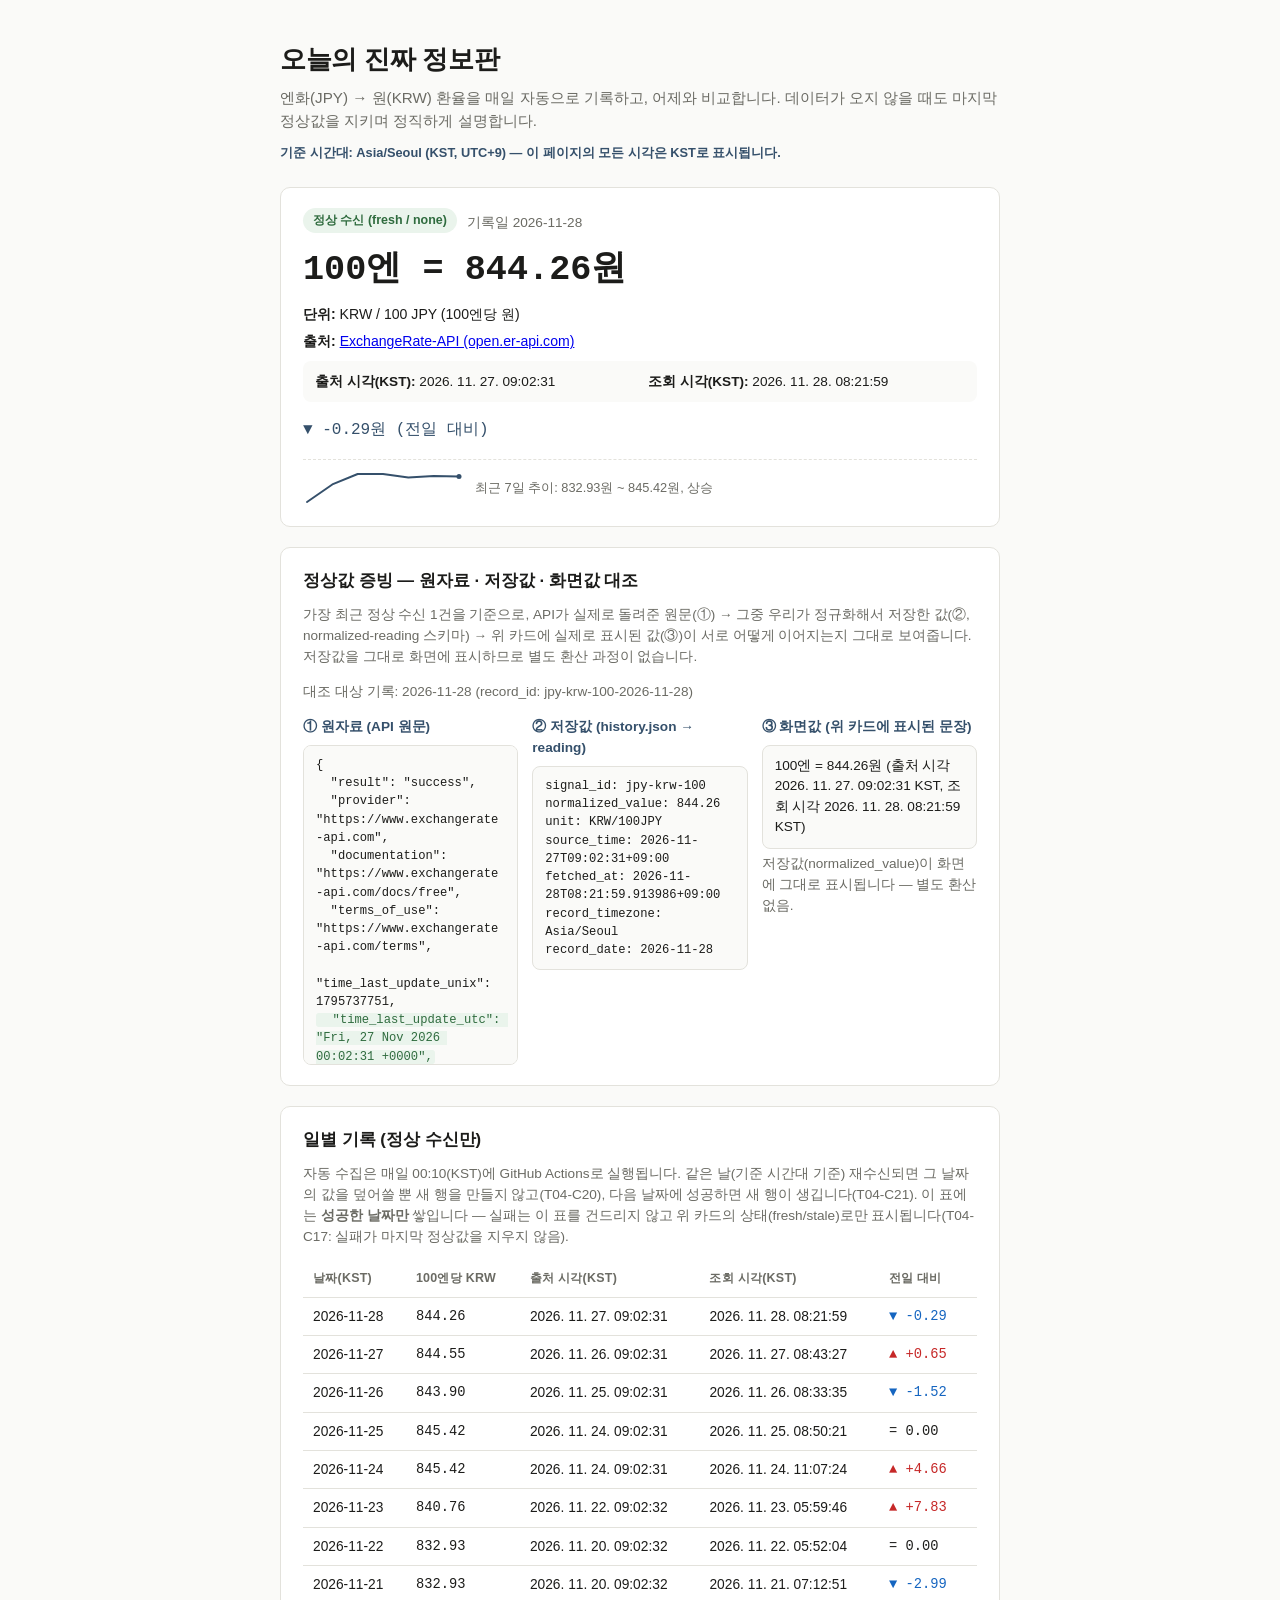
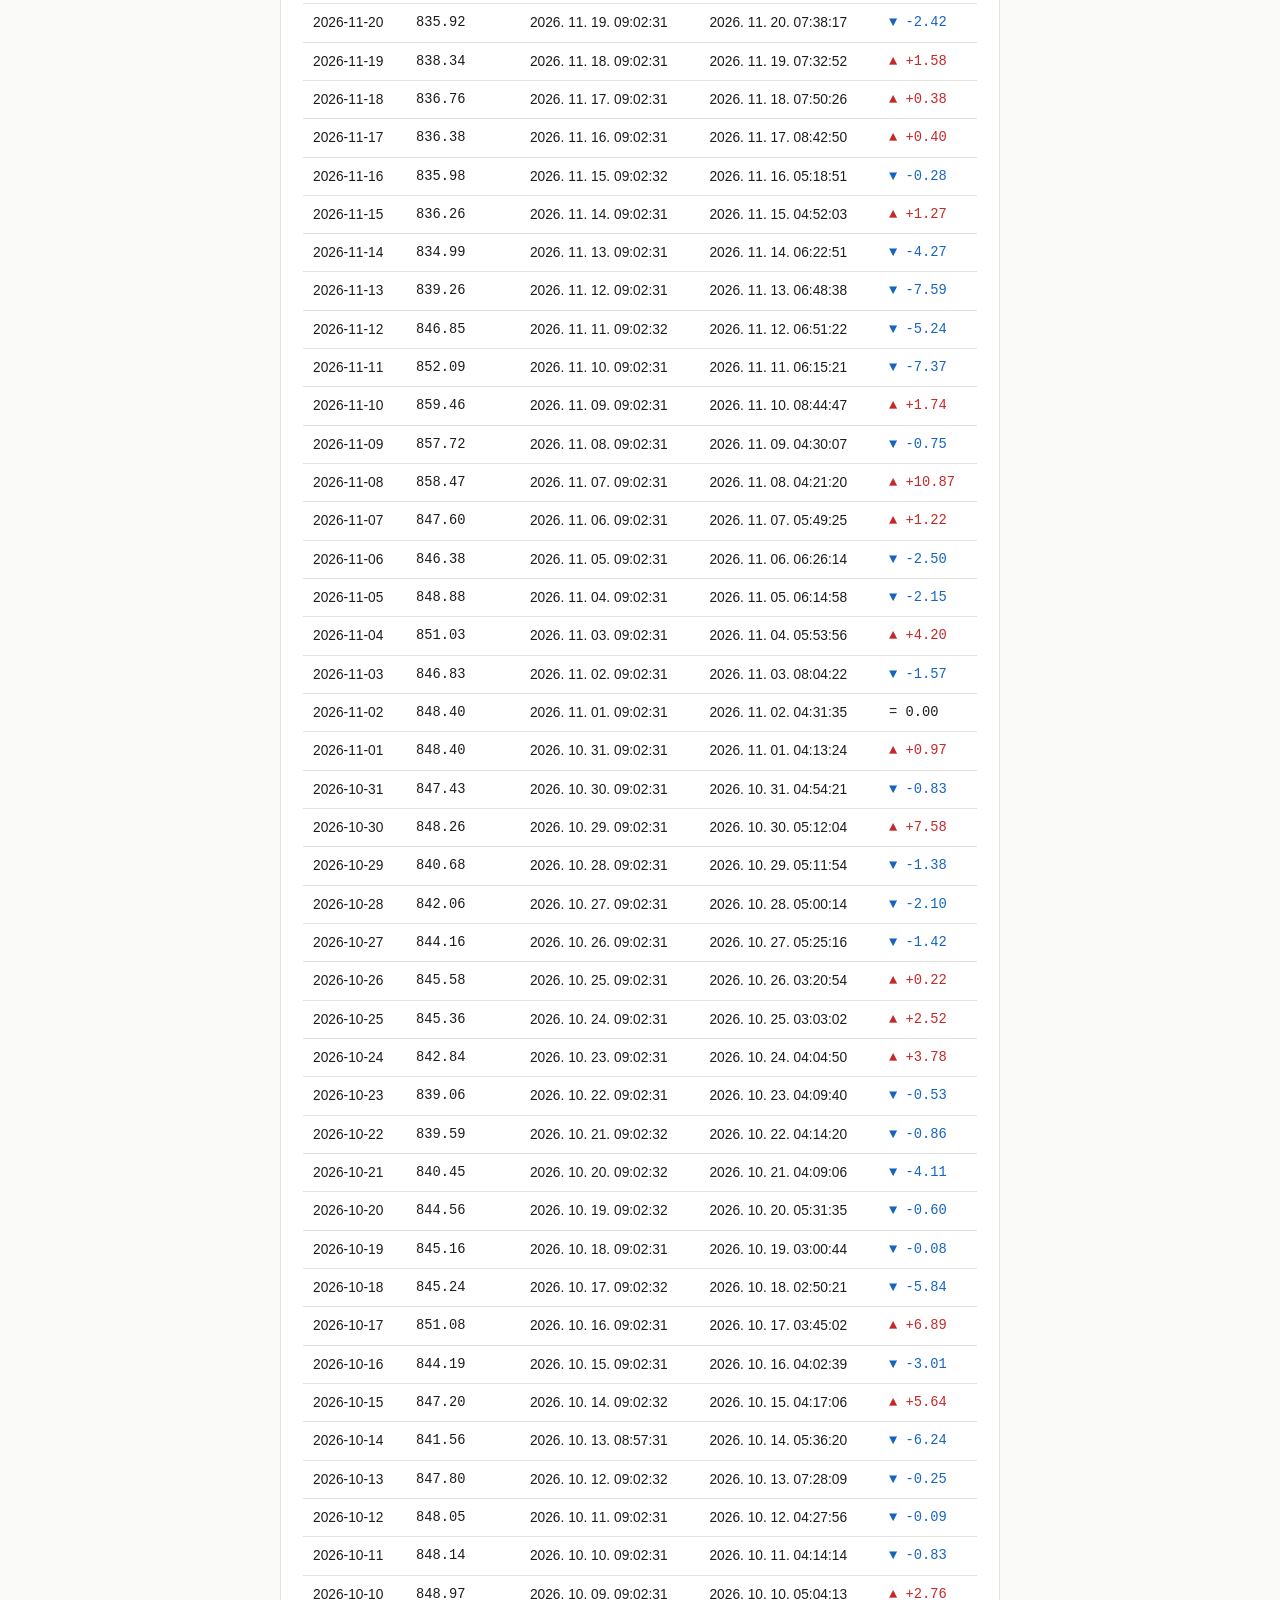
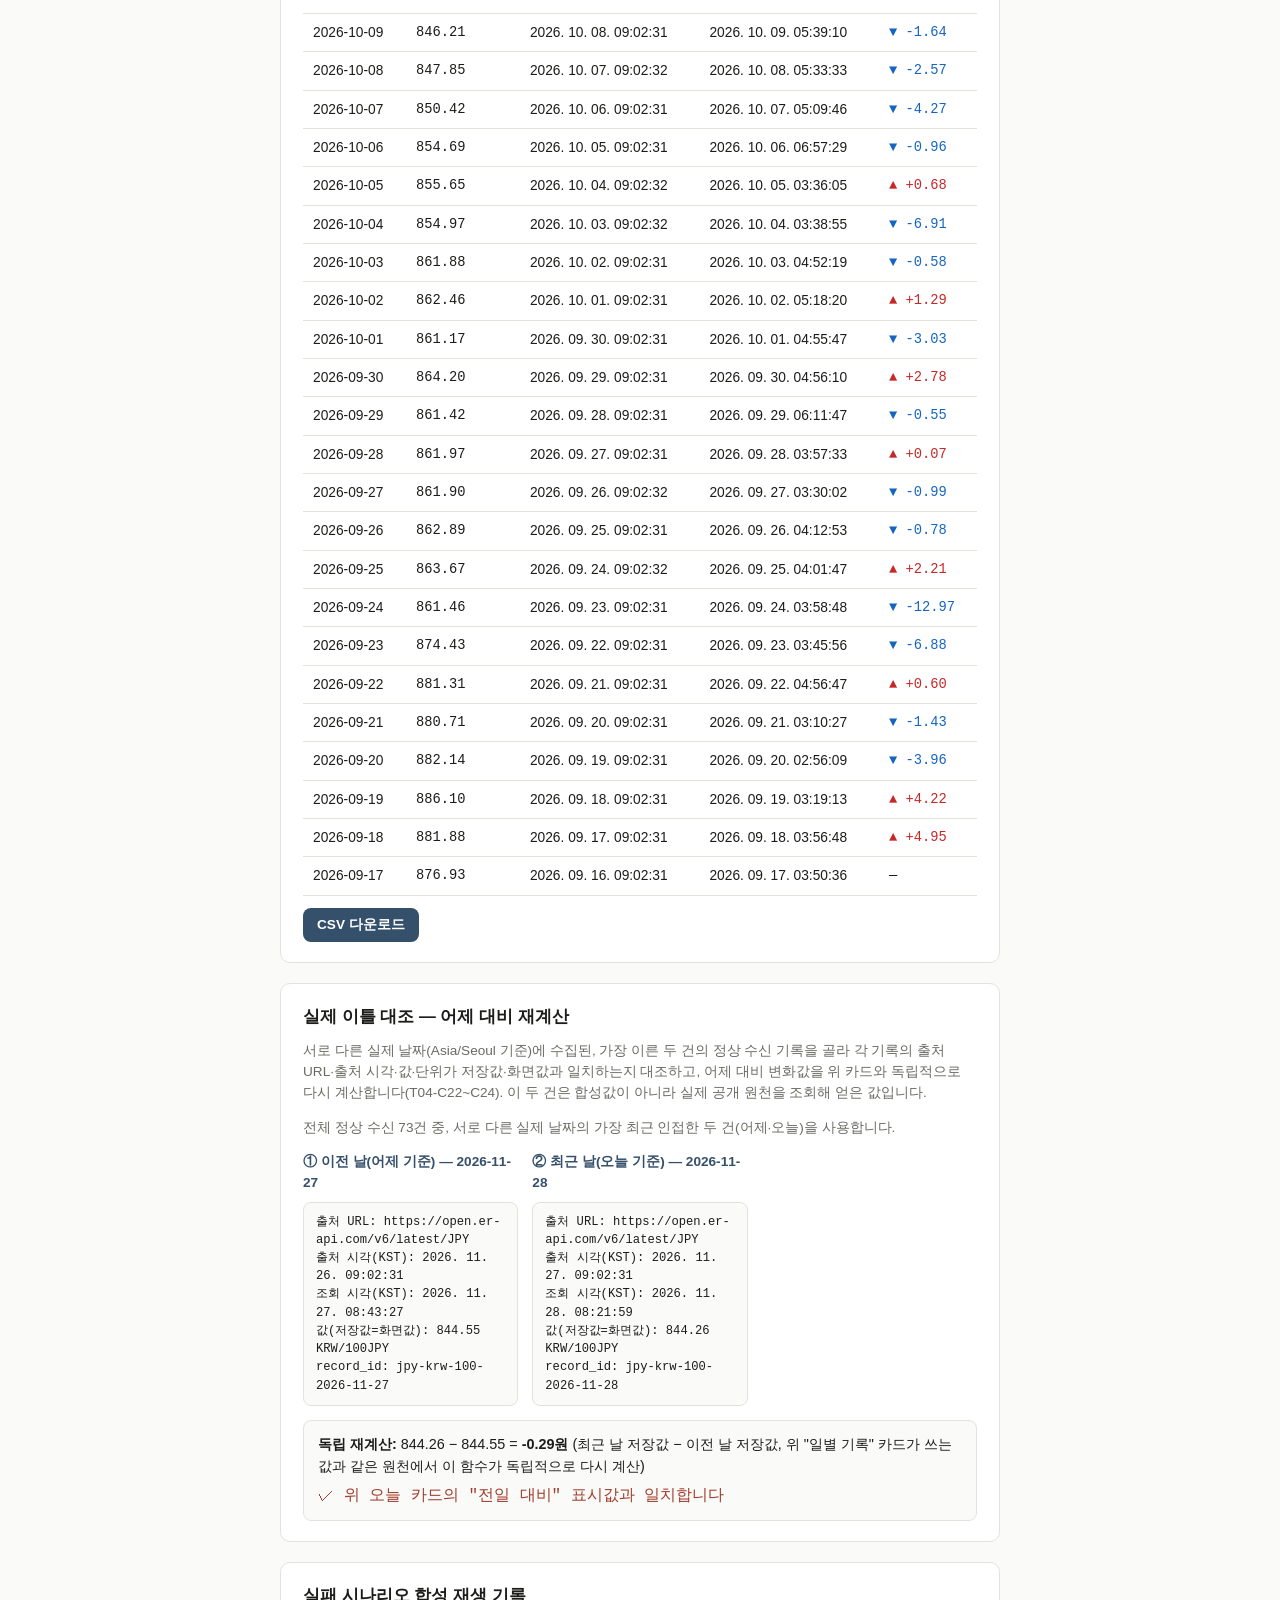
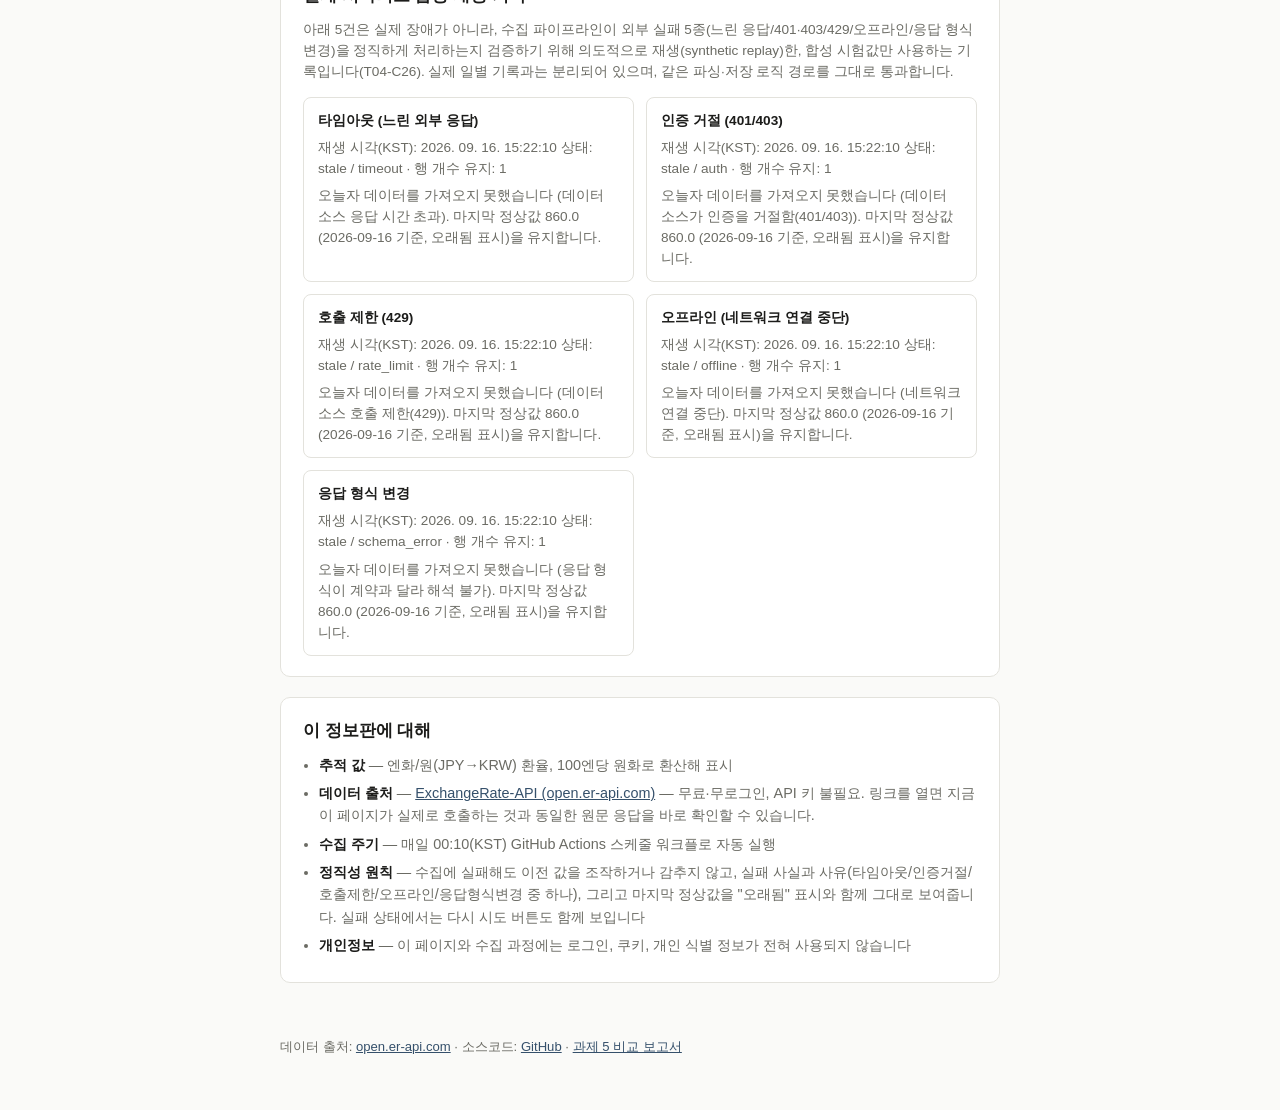
<file: index.html>
<!DOCTYPE html>
<html lang="ko">
<head>
<meta charset="UTF-8" />
<meta name="viewport" content="width=device-width, initial-scale=1" />
<title>오늘의 진짜 정보판 — 엔화/원(JPY/KRW) 환율</title>
<meta name="description" content="엔화/원 환율을 매일 자동으로 기록하고, 데이터가 오지 않을 때도 정직하게 설명하는 정보판" />
<link rel="stylesheet" href="style.css" />
</head>
<body>
  <header class="page-header">
    <h1>오늘의 진짜 정보판</h1>
    <p class="subtitle">엔화(JPY) → 원(KRW) 환율을 매일 자동으로 기록하고, 어제와 비교합니다. 데이터가 오지 않을 때도 마지막 정상값을 지키며 정직하게 설명합니다.</p>
    <p id="ref-tz-banner" class="ref-tz-banner">기준 시간대: 불러오는 중…</p>
  </header>

  <main>
    <section id="today-card" class="card" aria-live="polite">
      <p class="loading">불러오는 중…</p>
    </section>

    <section class="card">
      <h2>정상값 증빙 — 원자료 · 저장값 · 화면값 대조</h2>
      <p class="note">가장 최근 정상 수신 1건을 기준으로, API가 실제로 돌려준 원문(①) → 그중 우리가 정규화해서 저장한 값(②, normalized-reading 스키마) → 위 카드에 실제로 표시된 값(③)이 서로 어떻게 이어지는지 그대로 보여줍니다. 저장값을 그대로 화면에 표시하므로 별도 환산 과정이 없습니다.</p>
      <div id="evidence-body">
        <p class="muted">불러오는 중…</p>
      </div>
    </section>

    <section class="card">
      <h2>일별 기록 (정상 수신만)</h2>
      <p class="note">자동 수집은 매일 00:10(KST)에 GitHub Actions로 실행됩니다. 같은 날(기준 시간대 기준) 재수신되면 그 날짜의 값을 덮어쓸 뿐 새 행을 만들지 않고(T04-C20), 다음 날짜에 성공하면 새 행이 생깁니다(T04-C21). 이 표에는 <strong>성공한 날짜만</strong> 쌓입니다 — 실패는 이 표를 건드리지 않고 위 카드의 상태(fresh/stale)로만 표시됩니다(T04-C17: 실패가 마지막 정상값을 지우지 않음).</p>
      <div class="table-wrap">
        <table id="history-table">
          <thead>
            <tr>
              <th>날짜(KST)</th>
              <th>100엔당 KRW</th>
              <th>출처 시각(KST)</th>
              <th>조회 시각(KST)</th>
              <th>전일 대비</th>
            </tr>
          </thead>
          <tbody id="history-tbody">
            <tr><td colspan="5" class="muted">불러오는 중…</td></tr>
          </tbody>
        </table>
      </div>
      <div class="csv-row">
        <button type="button" id="csv-download-btn" class="retry-btn csv-btn" aria-label="일별 기록 CSV 다운로드" disabled>CSV 다운로드</button>
      </div>
    </section>

    <section class="card">
      <h2>실제 이틀 대조 — 어제 대비 재계산</h2>
      <p class="note">서로 다른 실제 날짜(Asia/Seoul 기준)에 수집된, 가장 이른 두 건의 정상 수신 기록을 골라 각 기록의 출처 URL·출처 시각·값·단위가 저장값·화면값과 일치하는지 대조하고, 어제 대비 변화값을 위 카드와 독립적으로 다시 계산합니다(T04-C22~C24). 이 두 건은 합성값이 아니라 실제 공개 원천을 조회해 얻은 값입니다.</p>
      <div id="day-pair-body">
        <p class="muted">불러오는 중…</p>
      </div>
    </section>

    <section class="card">
      <h2>실패 시나리오 합성 재생 기록</h2>
      <p class="note">아래 5건은 실제 장애가 아니라, 수집 파이프라인이 외부 실패 5종(느린 응답/401·403/429/오프라인/응답 형식 변경)을 정직하게 처리하는지 검증하기 위해 의도적으로 재생(synthetic replay)한, 합성 시험값만 사용하는 기록입니다(T04-C26). 실제 일별 기록과는 분리되어 있으며, 같은 파싱·저장 로직 경로를 그대로 통과합니다.</p>
      <div id="replay-grid" class="replay-grid">
        <p class="muted">불러오는 중…</p>
      </div>
    </section>

    <section class="card">
      <h2>이 정보판에 대해</h2>
      <ul class="about-list">
        <li><strong>추적 값</strong> — 엔화/원(JPY→KRW) 환율, 100엔당 원화로 환산해 표시</li>
        <li><strong>데이터 출처</strong> — <a href="https://open.er-api.com/v6/latest/JPY" target="_blank" rel="noopener">ExchangeRate-API (open.er-api.com)</a> — 무료·무로그인, API 키 불필요. 링크를 열면 지금 이 페이지가 실제로 호출하는 것과 동일한 원문 응답을 바로 확인할 수 있습니다.</li>
        <li><strong>수집 주기</strong> — 매일 00:10(KST) GitHub Actions 스케줄 워크플로 자동 실행</li>
        <li><strong>정직성 원칙</strong> — 수집에 실패해도 이전 값을 조작하거나 감추지 않고, 실패 사실과 사유(타임아웃/인증거절/호출제한/오프라인/응답형식변경 중 하나), 그리고 마지막 정상값을 "오래됨" 표시와 함께 그대로 보여줍니다. 실패 상태에서는 다시 시도 버튼도 함께 보입니다</li>
        <li><strong>개인정보</strong> — 이 페이지와 수집 과정에는 로그인, 쿠키, 개인 식별 정보가 전혀 사용되지 않습니다</li>
      </ul>
    </section>
  </main>

  <footer class="page-footer">
    <p>
      데이터 출처: <a href="https://open.er-api.com/v6/latest/JPY" target="_blank" rel="noopener">open.er-api.com</a>
      · 소스코드: <a id="source-link" href="#" target="_blank" rel="noopener">GitHub</a>
      · <a href="report.html">과제 5 비교 보고서</a>
    </p>
  </footer>

  <script src="sparkline.js"></script>
  <script src="csv-export.js"></script>
  <script src="daily-change.js"></script>
  <script src="app.js"></script>
</body>
</html>
</file>
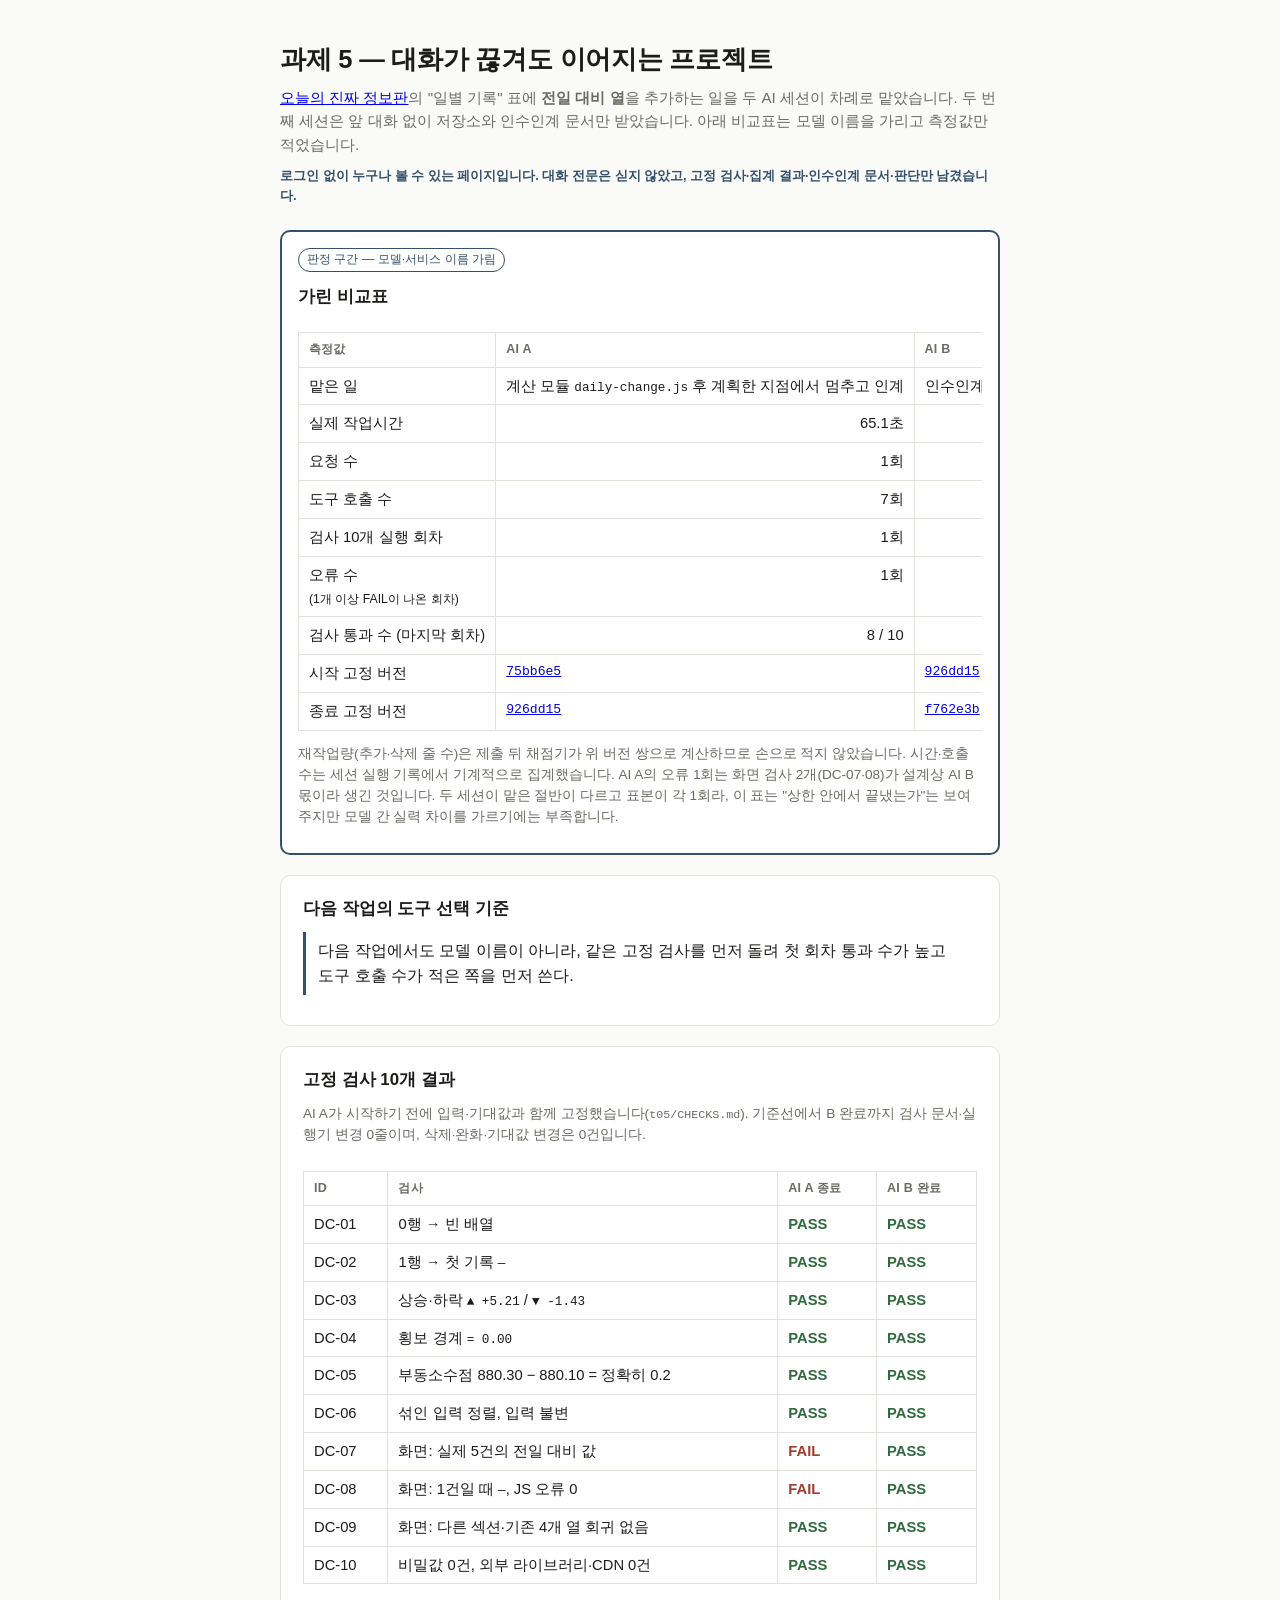
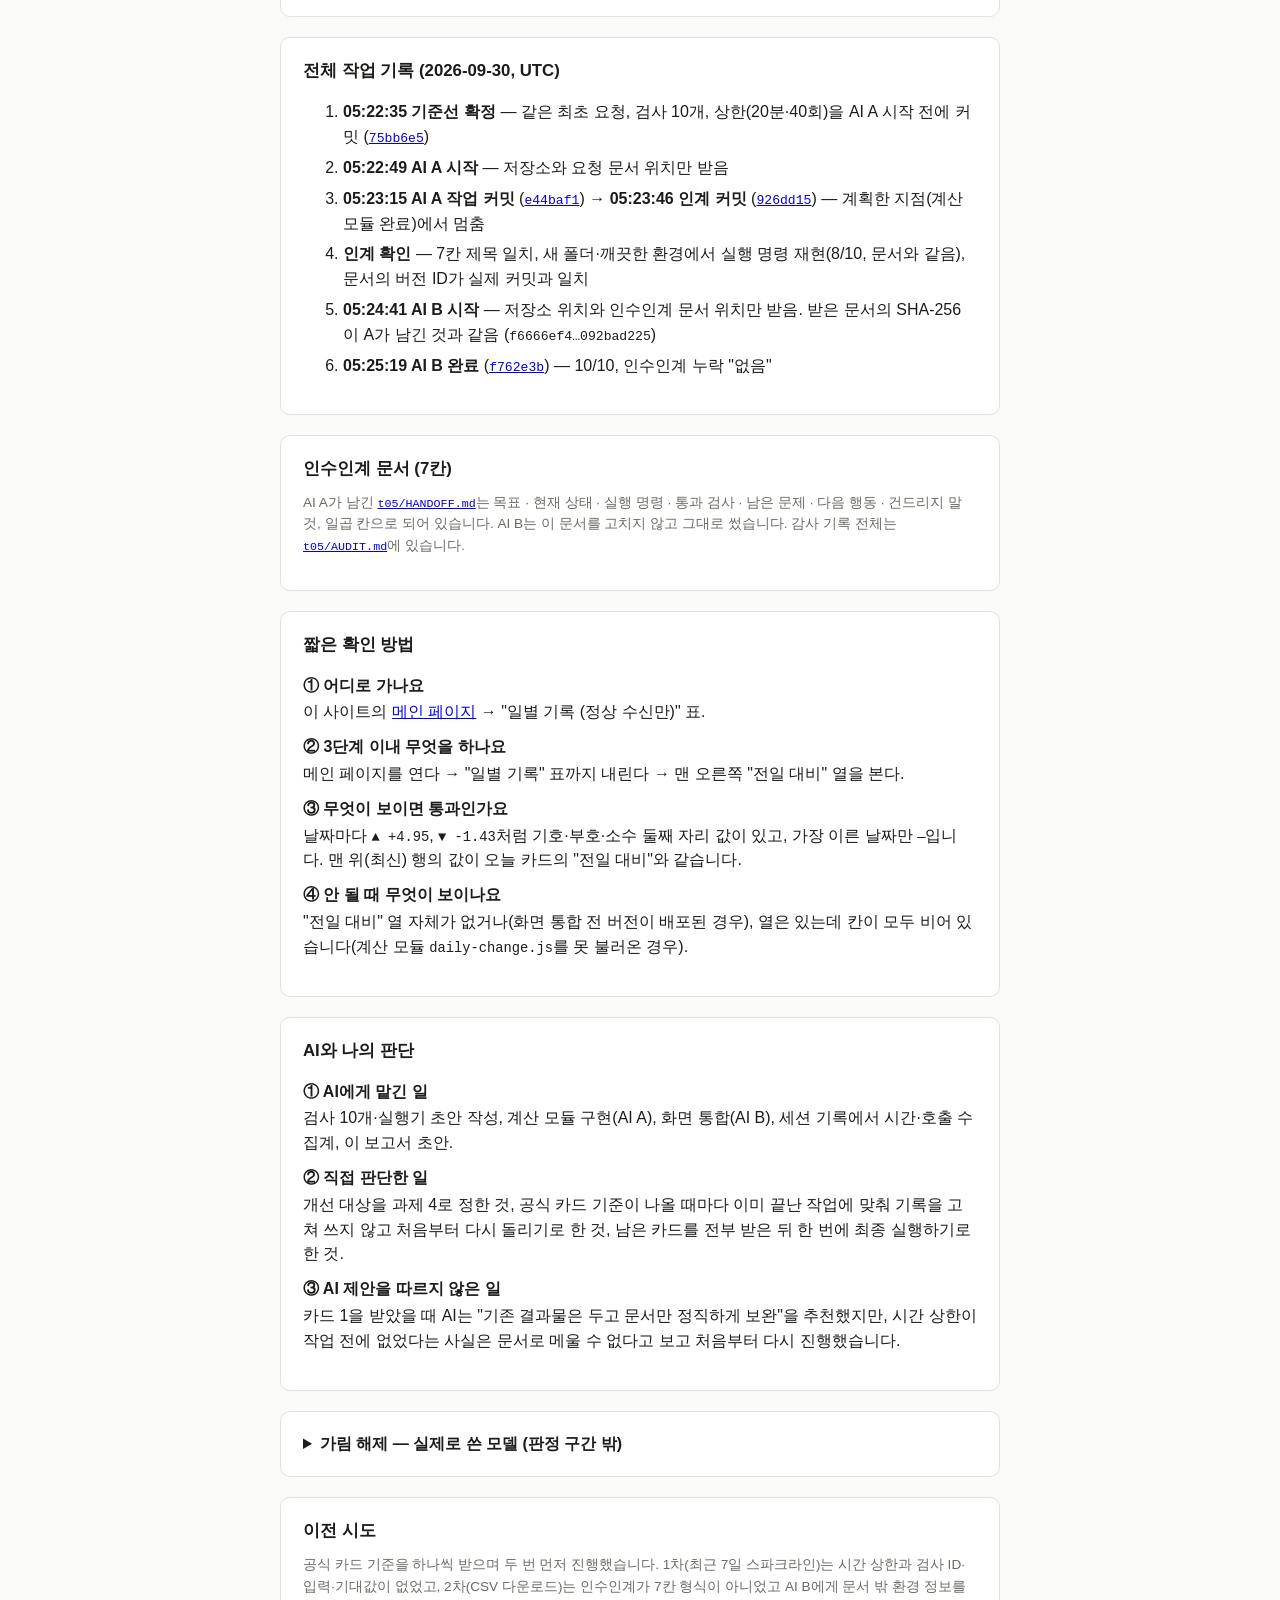
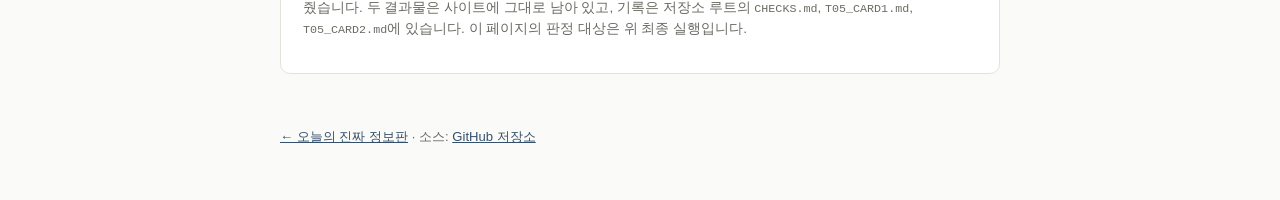
<file: report.html>
<!DOCTYPE html>
<html lang="ko">
<head>
<meta charset="UTF-8" />
<meta name="viewport" content="width=device-width, initial-scale=1" />
<title>과제 5 인계 비교 보고서</title>
<meta name="description" content="두 AI 세션이 저장소와 인수인계 문서만으로 기능 하나를 이어서 완성한 과정을, 모델 이름을 가린 측정값으로 비교한 공개 보고서" />
<link rel="stylesheet" href="style.css" />
<style>
  .rt { width: 100%; border-collapse: collapse; margin: 12px 0; font-size: 0.92rem; }
  .rt th, .rt td { border: 1px solid var(--border); padding: 7px 10px; text-align: left; vertical-align: top; }
  .rt th { font-weight: 600; }
  .rt td.n { text-align: right; font-variant-numeric: tabular-nums; }
  .pass { color: var(--ok); font-weight: 600; }
  .fail { color: var(--fail); font-weight: 600; }
  .judged { border: 2px solid var(--accent); border-radius: 10px; padding: 4px 16px 12px; }
  .judged-tag { display: inline-block; font-size: 0.78rem; color: var(--accent); border: 1px solid var(--accent); border-radius: 999px; padding: 1px 8px; }
  code { font-family: var(--mono); font-size: 0.86em; }
  .hash { font-family: var(--mono); font-size: 0.82rem; word-break: break-all; }
  dl.four dt { font-weight: 600; margin-top: 10px; }
  dl.four dd { margin: 2px 0 0; }
  details summary { cursor: pointer; font-weight: 600; }
  .criterion { font-size: 1.02rem; border-left: 3px solid var(--accent); padding: 6px 12px; margin: 10px 0; }
  ol.timeline li { margin-bottom: 6px; }
</style>
</head>
<body>
  <header class="page-header">
    <h1>과제 5 — 대화가 끊겨도 이어지는 프로젝트</h1>
    <p class="subtitle">
      <a href="index.html">오늘의 진짜 정보판</a>의 "일별 기록" 표에 <strong>전일 대비 열</strong>을 추가하는 일을
      두 AI 세션이 차례로 맡았습니다. 두 번째 세션은 앞 대화 없이 저장소와 인수인계 문서만 받았습니다.
      아래 비교표는 모델 이름을 가리고 측정값만 적었습니다.
    </p>
    <p class="ref-tz-banner">로그인 없이 누구나 볼 수 있는 페이지입니다. 대화 전문은 싣지 않았고, 고정 검사·집계 결과·인수인계 문서·판단만 남겼습니다.</p>
  </header>

  <main>
    <section class="card judged" aria-labelledby="judged-title">
      <p class="judged-tag">판정 구간 — 모델·서비스 이름 가림</p>
      <h2 id="judged-title">가린 비교표</h2>
      <div class="table-wrap">
        <table class="rt">
          <thead>
            <tr><th>측정값</th><th>AI A</th><th>AI B</th><th>공통 상한</th></tr>
          </thead>
          <tbody>
            <tr><td>맡은 일</td><td>계산 모듈 <code>daily-change.js</code> 후 계획한 지점에서 멈추고 인계</td><td>인수인계만 받고 화면 통합 완료</td><td>—</td></tr>
            <tr><td>실제 작업시간</td><td class="n">65.1초</td><td class="n">48.6초</td><td class="n">20분</td></tr>
            <tr><td>요청 수</td><td class="n">1회</td><td class="n">1회</td><td>—</td></tr>
            <tr><td>도구 호출 수</td><td class="n">7회</td><td class="n">5회</td><td class="n">40회</td></tr>
            <tr><td>검사 10개 실행 회차</td><td class="n">1회</td><td class="n">1회</td><td>—</td></tr>
            <tr><td>오류 수<br /><small>(1개 이상 FAIL이 나온 회차)</small></td><td class="n">1회</td><td class="n">0회</td><td>—</td></tr>
            <tr><td>검사 통과 수 (마지막 회차)</td><td class="n">8 / 10</td><td class="n">10 / 10</td><td>—</td></tr>
            <tr><td>시작 고정 버전</td><td class="hash" data-commit="75bb6e54e903ff794035048002d8986c6c277d7c">75bb6e5</td><td class="hash" data-commit="926dd15a555e5343082243bdb9d75881184a0800">926dd15</td><td>—</td></tr>
            <tr><td>종료 고정 버전</td><td class="hash" data-commit="926dd15a555e5343082243bdb9d75881184a0800">926dd15</td><td class="hash" data-commit="f762e3b8449c58ff0dd4d7a7f544a13552ce4ca4">f762e3b</td><td>—</td></tr>
          </tbody>
        </table>
      </div>
      <p class="note">
        재작업량(추가·삭제 줄 수)은 제출 뒤 채점기가 위 버전 쌍으로 계산하므로 손으로 적지 않았습니다.
        시간·호출 수는 세션 실행 기록에서 기계적으로 집계했습니다. AI A의 오류 1회는 화면 검사 2개(DC-07·08)가
        설계상 AI B 몫이라 생긴 것입니다. 두 세션이 맡은 절반이 다르고 표본이 각 1회라, 이 표는 "상한 안에서
        끝냈는가"는 보여주지만 모델 간 실력 차이를 가르기에는 부족합니다.
      </p>
    </section>

    <section class="card">
      <h2>다음 작업의 도구 선택 기준</h2>
      <p class="criterion" id="criterion">다음 작업에서도 모델 이름이 아니라, 같은 고정 검사를 먼저 돌려 첫 회차 통과 수가 높고 도구 호출 수가 적은 쪽을 먼저 쓴다.</p>
    </section>

    <section class="card">
      <h2>고정 검사 10개 결과</h2>
      <p class="note">AI A가 시작하기 전에 입력·기대값과 함께 고정했습니다(<code>t05/CHECKS.md</code>). 기준선에서 B 완료까지 검사 문서·실행기 변경 0줄이며, 삭제·완화·기대값 변경은 0건입니다.</p>
      <div class="table-wrap">
        <table class="rt">
          <thead><tr><th>ID</th><th>검사</th><th>AI A 종료</th><th>AI B 완료</th></tr></thead>
          <tbody>
            <tr><td>DC-01</td><td>0행 → 빈 배열</td><td class="pass">PASS</td><td class="pass">PASS</td></tr>
            <tr><td>DC-02</td><td>1행 → 첫 기록 <code>—</code></td><td class="pass">PASS</td><td class="pass">PASS</td></tr>
            <tr><td>DC-03</td><td>상승·하락 <code>▲ +5.21</code> / <code>▼ -1.43</code></td><td class="pass">PASS</td><td class="pass">PASS</td></tr>
            <tr><td>DC-04</td><td>횡보 경계 <code>= 0.00</code></td><td class="pass">PASS</td><td class="pass">PASS</td></tr>
            <tr><td>DC-05</td><td>부동소수점 880.30 − 880.10 = 정확히 0.2</td><td class="pass">PASS</td><td class="pass">PASS</td></tr>
            <tr><td>DC-06</td><td>섞인 입력 정렬, 입력 불변</td><td class="pass">PASS</td><td class="pass">PASS</td></tr>
            <tr><td>DC-07</td><td>화면: 실제 5건의 전일 대비 값</td><td class="fail">FAIL</td><td class="pass">PASS</td></tr>
            <tr><td>DC-08</td><td>화면: 1건일 때 <code>—</code>, JS 오류 0</td><td class="fail">FAIL</td><td class="pass">PASS</td></tr>
            <tr><td>DC-09</td><td>화면: 다른 섹션·기존 4개 열 회귀 없음</td><td class="pass">PASS</td><td class="pass">PASS</td></tr>
            <tr><td>DC-10</td><td>비밀값 0건, 외부 라이브러리·CDN 0건</td><td class="pass">PASS</td><td class="pass">PASS</td></tr>
          </tbody>
        </table>
      </div>
    </section>

    <section class="card">
      <h2>전체 작업 기록 (2026-09-30, UTC)</h2>
      <ol class="timeline">
        <li><strong>05:22:35 기준선 확정</strong> — 같은 최초 요청, 검사 10개, 상한(20분·40회)을 AI A 시작 전에 커밋 (<span class="hash" data-commit="75bb6e54e903ff794035048002d8986c6c277d7c">75bb6e5</span>)</li>
        <li><strong>05:22:49 AI A 시작</strong> — 저장소와 요청 문서 위치만 받음</li>
        <li><strong>05:23:15 AI A 작업 커밋</strong> (<span class="hash" data-commit="e44baf13cbd2b8ca0deac732d27a2769ddaf5e42">e44baf1</span>) → <strong>05:23:46 인계 커밋</strong> (<span class="hash" data-commit="926dd15a555e5343082243bdb9d75881184a0800">926dd15</span>) — 계획한 지점(계산 모듈 완료)에서 멈춤</li>
        <li><strong>인계 확인</strong> — 7칸 제목 일치, 새 폴더·깨끗한 환경에서 실행 명령 재현(8/10, 문서와 같음), 문서의 버전 ID가 실제 커밋과 일치</li>
        <li><strong>05:24:41 AI B 시작</strong> — 저장소 위치와 인수인계 문서 위치만 받음. 받은 문서의 SHA-256이 A가 남긴 것과 같음 (<span class="hash">f6666ef4…092bad225</span>)</li>
        <li><strong>05:25:19 AI B 완료</strong> (<span class="hash" data-commit="f762e3b8449c58ff0dd4d7a7f544a13552ce4ca4">f762e3b</span>) — 10/10, 인수인계 누락 "없음"</li>
      </ol>
    </section>

    <section class="card">
      <h2>인수인계 문서 (7칸)</h2>
      <p class="note">AI A가 남긴 <a href="#" data-file="t05/HANDOFF.md" data-at="926dd15a555e5343082243bdb9d75881184a0800"><code>t05/HANDOFF.md</code></a>는
        목표 · 현재 상태 · 실행 명령 · 통과 검사 · 남은 문제 · 다음 행동 · 건드리지 말 것, 일곱 칸으로 되어 있습니다.
        AI B는 이 문서를 고치지 않고 그대로 썼습니다. 감사 기록 전체는 <a href="#" data-file="t05/AUDIT.md" data-at="t05f-final"><code>t05/AUDIT.md</code></a>에 있습니다.</p>
    </section>

    <section class="card">
      <h2>짧은 확인 방법</h2>
      <dl class="four">
        <dt>① 어디로 가나요</dt>
        <dd>이 사이트의 <a href="index.html">메인 페이지</a> → "일별 기록 (정상 수신만)" 표.</dd>
        <dt>② 3단계 이내 무엇을 하나요</dt>
        <dd>메인 페이지를 연다 → "일별 기록" 표까지 내린다 → 맨 오른쪽 "전일 대비" 열을 본다.</dd>
        <dt>③ 무엇이 보이면 통과인가요</dt>
        <dd>날짜마다 <code>▲ +4.95</code>, <code>▼ -1.43</code>처럼 기호·부호·소수 둘째 자리 값이 있고, 가장 이른 날짜만 <code>—</code>입니다. 맨 위(최신) 행의 값이 오늘 카드의 "전일 대비"와 같습니다.</dd>
        <dt>④ 안 될 때 무엇이 보이나요</dt>
        <dd>"전일 대비" 열 자체가 없거나(화면 통합 전 버전이 배포된 경우), 열은 있는데 칸이 모두 비어 있습니다(계산 모듈 <code>daily-change.js</code>를 못 불러온 경우).</dd>
      </dl>
    </section>

    <section class="card">
      <h2>AI와 나의 판단</h2>
      <dl class="four">
        <dt>① AI에게 맡긴 일</dt>
        <dd>검사 10개·실행기 초안 작성, 계산 모듈 구현(AI A), 화면 통합(AI B), 세션 기록에서 시간·호출 수 집계, 이 보고서 초안.</dd>
        <dt>② 직접 판단한 일</dt>
        <dd>개선 대상을 과제 4로 정한 것, 공식 카드 기준이 나올 때마다 이미 끝난 작업에 맞춰 기록을 고쳐 쓰지 않고 처음부터 다시 돌리기로 한 것, 남은 카드를 전부 받은 뒤 한 번에 최종 실행하기로 한 것.</dd>
        <dt>③ AI 제안을 따르지 않은 일</dt>
        <dd>카드 1을 받았을 때 AI는 "기존 결과물은 두고 문서만 정직하게 보완"을 추천했지만, 시간 상한이 작업 전에 없었다는 사실은 문서로 메울 수 없다고 보고 처음부터 다시 진행했습니다.</dd>
      </dl>
    </section>

    <section class="card">
      <details>
        <summary>가림 해제 — 실제로 쓴 모델 (판정 구간 밖)</summary>
        <p class="note">AI A와 AI B는 같은 Claude 구독 안에서 서로 다른 모델로 띄운 새 세션입니다. AI A는 Claude Sonnet 계열, AI B는 Claude Opus 계열이며, 각 세션이 커밋 서명에 스스로 남긴 이름은 "Claude Sonnet 5.5"와 "Claude Opus 5.5"입니다. 별도의 무료 서비스를 연 것은 아닙니다.</p>
      </details>
    </section>

    <section class="card">
      <h2>이전 시도</h2>
      <p class="note">공식 카드 기준을 하나씩 받으며 두 번 먼저 진행했습니다. 1차(최근 7일 스파크라인)는 시간 상한과 검사 ID·입력·기대값이 없었고, 2차(CSV 다운로드)는 인수인계가 7칸 형식이 아니었고 AI B에게 문서 밖 환경 정보를 줬습니다. 두 결과물은 사이트에 그대로 남아 있고, 기록은 저장소 루트의 <code>CHECKS.md</code>, <code>T05_CARD1.md</code>, <code>T05_CARD2.md</code>에 있습니다. 이 페이지의 판정 대상은 위 최종 실행입니다.</p>
    </section>
  </main>

  <footer class="page-footer">
    <p><a href="index.html">← 오늘의 진짜 정보판</a> · 소스: <a id="repo-link" href="#" target="_blank" rel="noopener">GitHub 저장소</a></p>
  </footer>

<script>
  // 배포 전에 본인 GitHub 저장소 주소로 바꾸세요(app.js의 SOURCE_URL과 같은 값).
  const REPO_URL = "https://github.com/ddonni/fxboard";
  const B_END = "f762e3b8449c58ff0dd4d7a7f544a13552ce4ca4";
  document.getElementById("repo-link").href = REPO_URL;
  document.querySelectorAll("[data-commit]").forEach((el) => {
    const a = document.createElement("a");
    a.href = `${REPO_URL}/commit/${el.dataset.commit}`;
    a.target = "_blank"; a.rel = "noopener";
    a.textContent = el.textContent;
    el.textContent = ""; el.appendChild(a);
  });
  document.querySelectorAll("a[data-file]").forEach((a) => {
    a.href = `${REPO_URL}/blob/${a.dataset.at || B_END}/${a.dataset.file}`;
    a.target = "_blank"; a.rel = "noopener";
  });
</script>
</body>
</html>
</file>
<file: style.css>
:root {
  --bg: #fafaf8;
  --fg: #1c1c1a;
  --muted: #6b6b64;
  --border: #e3e2dc;
  --card-bg: #ffffff;
  --ok: #2f6b3e;
  --ok-bg: #eaf4ec;
  --fail: #a13d2c;
  --fail-bg: #fbece7;
  --accent: #35506b;
  --mono: "SFMono-Regular", Consolas, "Liberation Mono", Menlo, monospace;
}

@media (prefers-color-scheme: dark) {
  :root {
    --bg: #16161a;
    --fg: #ecebe6;
    --muted: #9a9a92;
    --border: #2c2c30;
    --card-bg: #1e1e22;
    --ok: #7cc98d;
    --ok-bg: #1c2f21;
    --fail: #e08a76;
    --fail-bg: #341f1a;
    --accent: #8fb4d9;
  }
}

* { box-sizing: border-box; }

body {
  margin: 0;
  background: var(--bg);
  color: var(--fg);
  font-family: -apple-system, BlinkMacSystemFont, "Segoe UI", Pretendard, "Apple SD Gothic Neo", sans-serif;
  line-height: 1.55;
}

.page-header {
  max-width: 760px;
  margin: 0 auto;
  padding: 40px 20px 8px;
}

.page-header h1 {
  font-size: 1.6rem;
  margin: 0 0 6px;
  letter-spacing: -0.01em;
}

.subtitle {
  color: var(--muted);
  margin: 0;
  font-size: 0.95rem;
}

.ref-tz-banner {
  margin: 10px 0 0;
  font-size: 0.8rem;
  color: var(--accent);
  font-weight: 600;
}

main {
  max-width: 760px;
  margin: 0 auto;
  padding: 16px 20px 40px;
  display: flex;
  flex-direction: column;
  gap: 20px;
}

.card {
  background: var(--card-bg);
  border: 1px solid var(--border);
  border-radius: 10px;
  padding: 20px 22px;
}

.card h2 {
  font-size: 1.05rem;
  margin: 0 0 10px;
}

.note {
  color: var(--muted);
  font-size: 0.85rem;
  margin: 0 0 14px;
}

.muted { color: var(--muted); }

/* today card */
.status-row {
  display: flex;
  align-items: center;
  gap: 10px;
  flex-wrap: wrap;
  margin-bottom: 10px;
}

.badge {
  display: inline-block;
  font-size: 0.78rem;
  font-weight: 600;
  padding: 3px 10px;
  border-radius: 999px;
}

.badge.ok { color: var(--ok); background: var(--ok-bg); }
.badge.fail { color: var(--fail); background: var(--fail-bg); }

.rate-main {
  font-family: var(--mono);
  font-size: 2.2rem;
  font-weight: 600;
  margin: 4px 0;
}

.delta {
  font-family: var(--mono);
  font-size: 1rem;
}

.delta.up { color: var(--fail); }
.delta.down { color: var(--accent); }
.delta.flat { color: var(--muted); }

.meta-line {
  font-size: 0.85rem;
  color: var(--muted);
  margin-top: 4px;
}

.unit-line, .source-line {
  font-size: 0.88rem;
  margin-top: 6px;
}

.times-grid {
  display: grid;
  grid-template-columns: 1fr 1fr;
  gap: 6px 16px;
  font-size: 0.85rem;
  margin-top: 8px;
  padding: 10px 12px;
  background: var(--bg);
  border-radius: 8px;
}

@media (max-width: 480px) {
  .times-grid { grid-template-columns: 1fr; }
}

.fail-explainer {
  margin-top: 12px;
  padding: 12px 14px;
  background: var(--fail-bg);
  border-radius: 8px;
  font-size: 0.9rem;
}

.lkg-box {
  margin-top: 10px;
  padding: 12px 14px;
  background: var(--ok-bg);
  border-radius: 8px;
  font-size: 0.9rem;
}

/* table */
.table-wrap { overflow-x: auto; }

table {
  width: 100%;
  border-collapse: collapse;
  font-size: 0.86rem;
}

th, td {
  text-align: left;
  padding: 8px 10px;
  border-bottom: 1px solid var(--border);
  white-space: nowrap;
}

th { color: var(--muted); font-weight: 600; font-size: 0.78rem; text-transform: uppercase; letter-spacing: 0.02em; }

td.num { font-family: var(--mono); }
/* 전일 대비 열 (과제5 최종): 글자는 label 그대로, 색만 방향별로 */
td.change-cell { white-space: nowrap; }
td.change-up { color: #c62828; }
td.change-down { color: #1565c0; }

/* replay grid */
.replay-grid {
  display: grid;
  grid-template-columns: repeat(auto-fill, minmax(220px, 1fr));
  gap: 12px;
}

.replay-item {
  border: 1px solid var(--border);
  border-radius: 8px;
  padding: 12px 14px;
  font-size: 0.85rem;
}

.replay-item .type-label {
  font-weight: 600;
  margin-bottom: 6px;
  display: block;
}

.replay-item .msg {
  color: var(--muted);
  margin-top: 6px;
}

/* evidence section */
.evidence-grid {
  display: grid;
  grid-template-columns: repeat(3, 1fr);
  gap: 14px;
}

@media (max-width: 720px) {
  .evidence-grid { grid-template-columns: 1fr; }
}

.evidence-col h3 {
  font-size: 0.85rem;
  margin: 0 0 8px;
  color: var(--accent);
}

.code-block {
  background: var(--bg);
  border: 1px solid var(--border);
  border-radius: 8px;
  padding: 10px 12px;
  font-family: var(--mono);
  font-size: 0.76rem;
  line-height: 1.5;
  white-space: pre-wrap;
  word-break: break-word;
  max-height: 320px;
  overflow-y: auto;
  margin: 0;
}

.code-block mark {
  background: var(--ok-bg);
  color: var(--ok);
  border-radius: 3px;
  padding: 0 2px;
}

.badge.stale-tag {
  color: var(--fail);
  background: var(--fail-bg);
  margin-right: 6px;
}

.retry-row { margin-top: 12px; }

.retry-btn {
  display: inline-block;
  padding: 8px 14px;
  border-radius: 8px;
  background: var(--accent);
  color: var(--card-bg);
  text-decoration: none;
  font-size: 0.85rem;
  font-weight: 600;
}

.retry-btn:hover { opacity: 0.9; }

.screen-value {
  white-space: normal;
  font-family: inherit;
  font-size: 0.85rem;
}

.about-list {
  margin: 0;
  padding-left: 1.1em;
  font-size: 0.9rem;
  color: var(--muted);
}

.about-list li { margin-bottom: 6px; }
.about-list strong { color: var(--fg); }

/* 과제 5: 오늘 카드 스파크라인 — 기존 --accent를 재사용해 라이트/다크 모두 대비 확보 */
.sparkline-wrap {
  display: flex;
  align-items: center;
  gap: 12px;
  flex-wrap: wrap;
  margin-top: 12px;
  padding-top: 10px;
  border-top: 1px dashed var(--border);
}

.sparkline { display: block; overflow: visible; }

.sparkline-line {
  stroke: var(--accent);
  stroke-width: 2;
  stroke-linecap: round;
  stroke-linejoin: round;
}

.sparkline-dot { fill: var(--accent); }

.sparkline-caption {
  font-size: 0.8rem;
  color: var(--muted);
}

.page-footer {
  max-width: 760px;
  margin: 0 auto;
  padding: 0 20px 40px;
  font-size: 0.82rem;
  color: var(--muted);
}

.page-footer a, .about-list a { color: var(--accent); }

/* 과제5 카드1 — CSV 다운로드 버튼 (기존 .retry-btn 스타일 재사용) */
.csv-row { margin-top: 12px; }
.csv-btn { border: 0; cursor: pointer; font-family: inherit; }
.csv-btn:disabled { opacity: 0.5; cursor: not-allowed; }
.csv-btn:focus-visible { outline: 2px solid var(--accent); outline-offset: 2px; }
</file>
